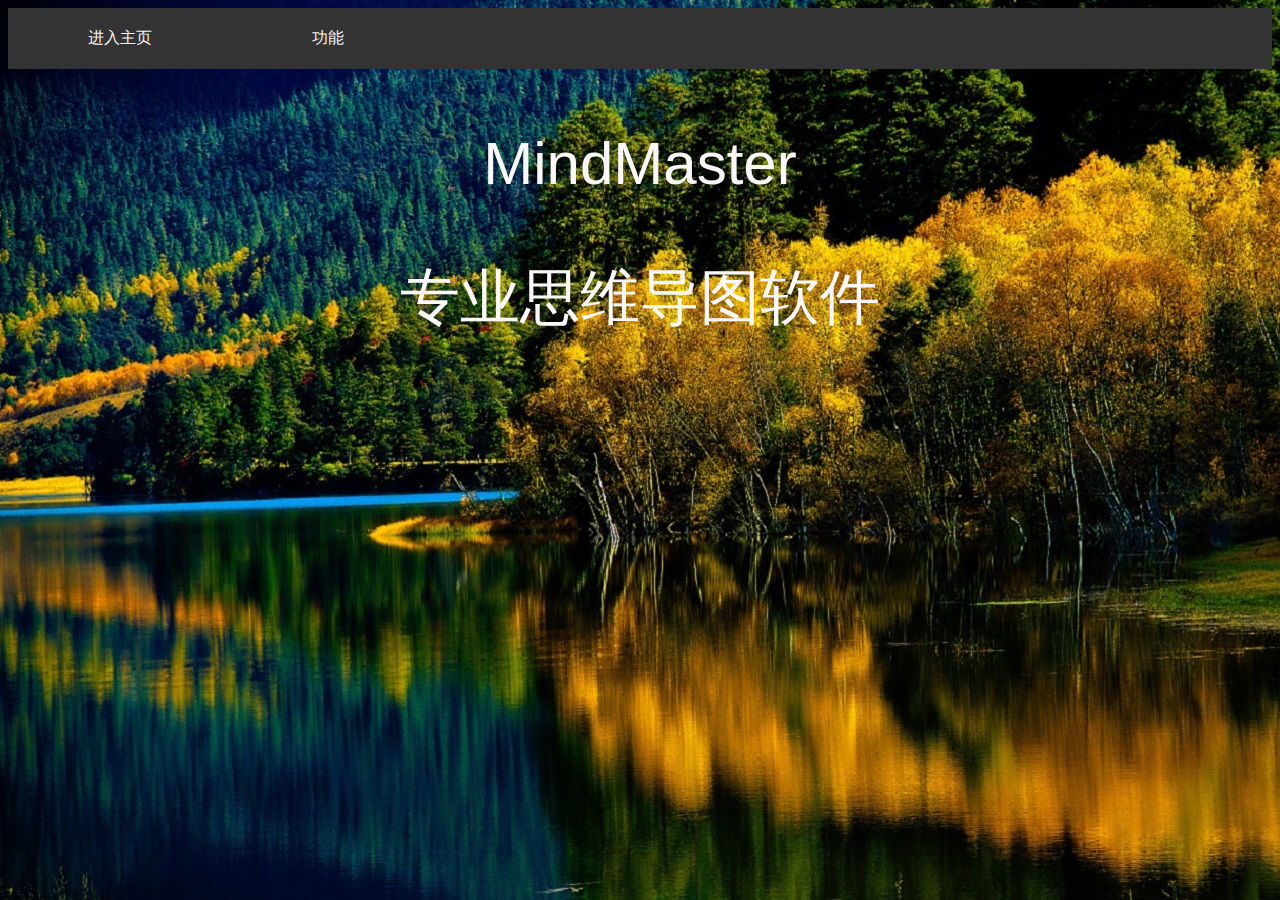
<file: index.html>
<!--
 * @Author: your name
 * @Date: 2022-03-28 16:23:08
 * @LastEditTime: 2022-03-28 21:31:58
 * @LastEditors: Please set LastEditors
 * @Description: 打开koroFileHeader查看配置 进行设置: https://github.com/OBKoro1/koro1FileHeader/wiki/%E9%85%8D%E7%BD%AE
 * @FilePath: \undefinedf:\CSS作业(2)(1)\CSS作业\页面1.html
-->
<!DOCTYPE html>
<html>
  <head>
  <meta charset="UTF-8">
  <title>介绍软件</title>
  <style>
    /* 设置上导航栏的样式 */
.topnav {
  overflow: hidden;
  background-color: #333;
}

/* 设置 topnav 链接的样式 */
.topnav a {
  float: left;
  display: block;
  color: #f2f2f2;
  text-align: center;
  padding: 20px 80px;
  text-decoration: none;
}

/* 改变鼠标悬停时的颜色 */
.topnav a:hover {
  background-color: rgb(68, 129, 86);
  color: black;
}
    </style>
  </head>
  
<body>
  <div class="topnav">
    <a href="页面2.html">进入主页</a>
    <a href="页面3.html">功能</a>
    
    
    <body  background="image/2.jpg" border="0" </body><br>
    <link rel="stylesheet" href="渐入.css"<br>

    </div>
     
    <p style="font-family: 'Franklin Gothic Medium', 'Arial Narrow', Arial, sans-serif;color:rgb(252, 247, 247);font-size:60px;text-align:center;">
      MindMaster
       </p>
    <p style="font-family: 'Franklin Gothic Medium', 'Arial Narrow', Arial, sans-serif;color:rgb(252, 247, 247);font-size:60px;text-align:center;">
      专业思维导图软件 
      </p>

    </body>
</html>
</file>
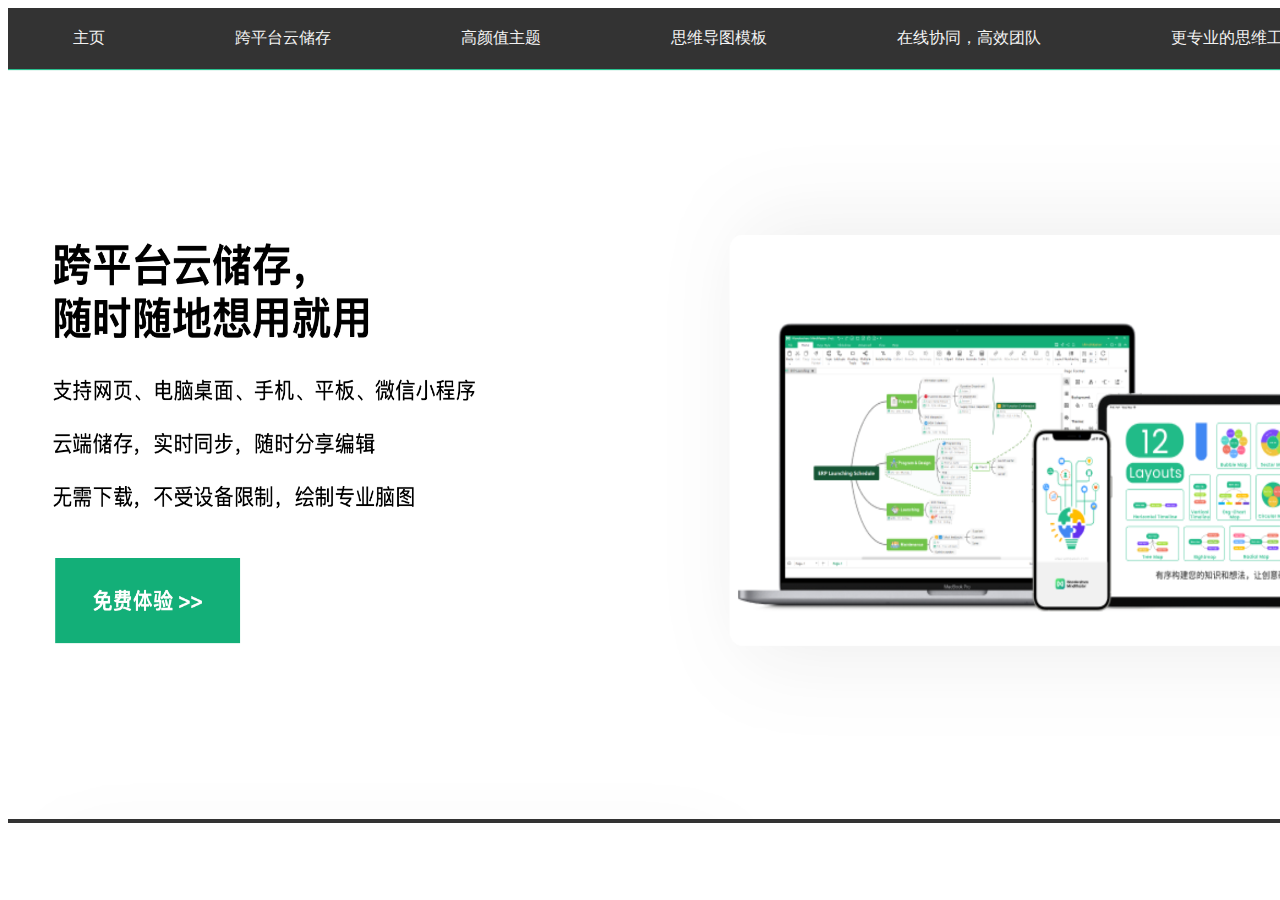
<file: 页面2-1.html>
<!--
 * @Author: your name
 * @Date: 2022-03-28 16:23:08
 * @LastEditTime: 2022-03-28 21:53:31
 * @LastEditors: Please set LastEditors
 * @Description: 打开koroFileHeader查看配置 进行设置: https://github.com/OBKoro1/koro1FileHeader/wiki/%E9%85%8D%E7%BD%AE
 * @FilePath: \undefinedf:\CSS作业(2)(1)\CSS作业\页面2-1.html
-->
<!DOCTYPE html>
<html>
    <meta charset="UTF-8">
<head>
<style>



/* 设置上导航栏的样式 */
.topnav {
  overflow: hidden;
  background-color: #333;
  width: 150%;
}

/* 设置 topnav 链接的样式 */
.topnav a {
  float: left;
  display: block;
  color: #f2f2f2;
  text-align: center;
  padding: 20px 65px;
  text-decoration: none;
 
}

/* 改变鼠标悬停时的颜色 */
.topnav a:hover {
  background-color: rgb(68, 129, 86);
  color: black;
}
</style>
</head>
<body>

    <div class="topnav"; >
      <a href="页面2.html">主页</a>
      <a href="页面2-1.html">跨平台云储存</a>
      <a href="页面2-2.html">高颜值主题</a>
      <a href="页面2-3.html">思维导图模板</a>
      <a href="页面2-4.html">在线协同，高效团队</a>
      <a href="页面2-5.html">更专业的思维工具</a>
        <img src="image2/FY1.jpg" width="1400" height="750">
   
    </body>
</html>
</file>
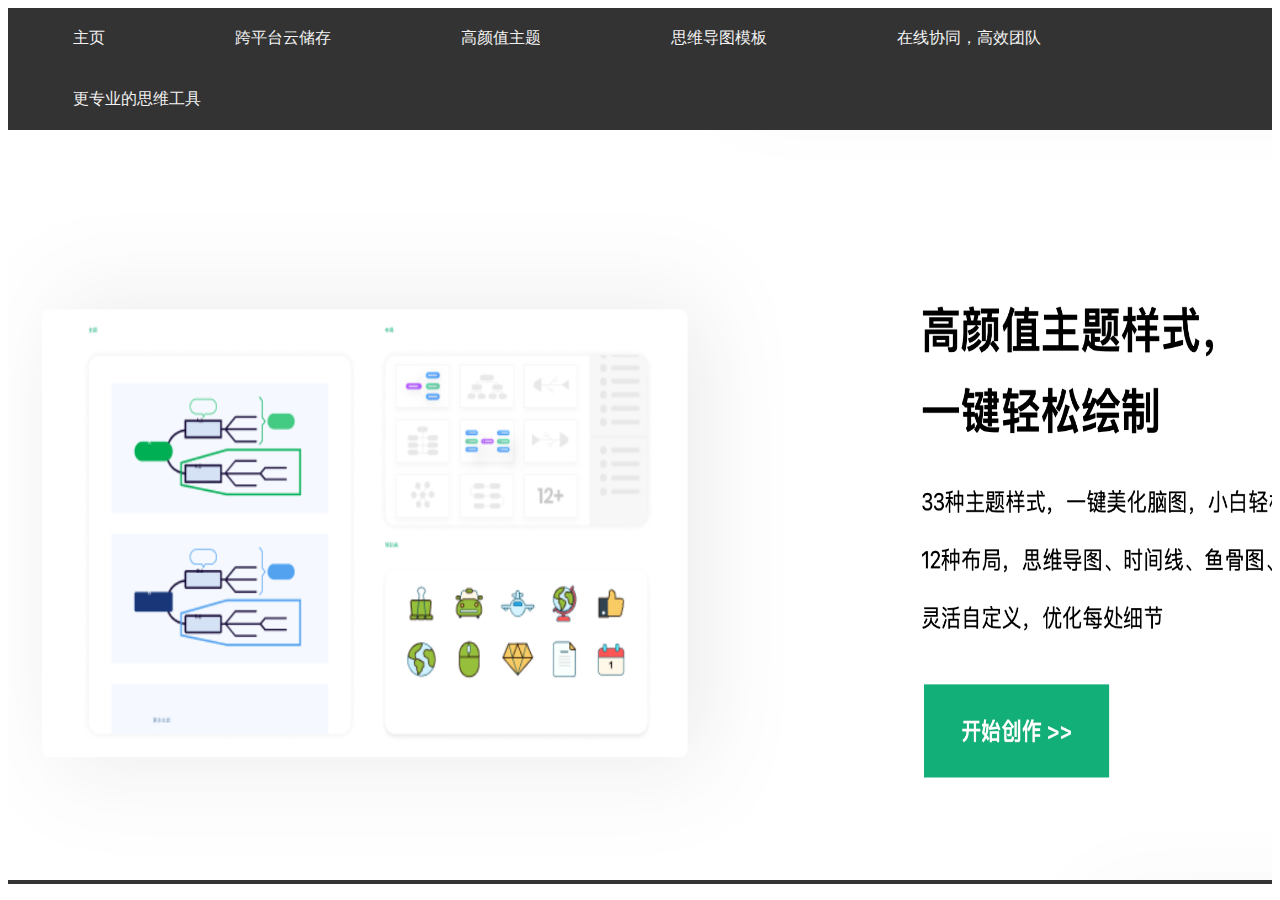
<file: 页面2-2.html>
<!DOCTYPE html>
<html>
    <meta charset="UTF-8">
<head>
<style>



/* 设置上导航栏的样式 */
.topnav {
  overflow: hidden;
  background-color: #333;
}

/* 设置 topnav 链接的样式 */
.topnav a {
  float: left;
  display: block;
  color: #f2f2f2;
  text-align: center;
  padding: 20px 65px;
  text-decoration: none;
}

/* 改变鼠标悬停时的颜色 */
.topnav a:hover {
  background-color: rgb(68, 129, 86);
  color: black;
}
</style>
</head>
<body>

    <div class="topnav">
      <a href="页面2.html">主页</a>
      <a href="页面2-1.html">跨平台云储存</a>
      <a href="页面2-2.html">高颜值主题</a>
      <a href="页面2-3.html">思维导图模板</a>
      <a href="页面2-4.html">在线协同，高效团队</a>
      <a href="页面2-5.html">更专业的思维工具</a>
     
        <img src="image2/FY2.jpg" width="1390" height="750">
   
    </body>
</html>
</file>
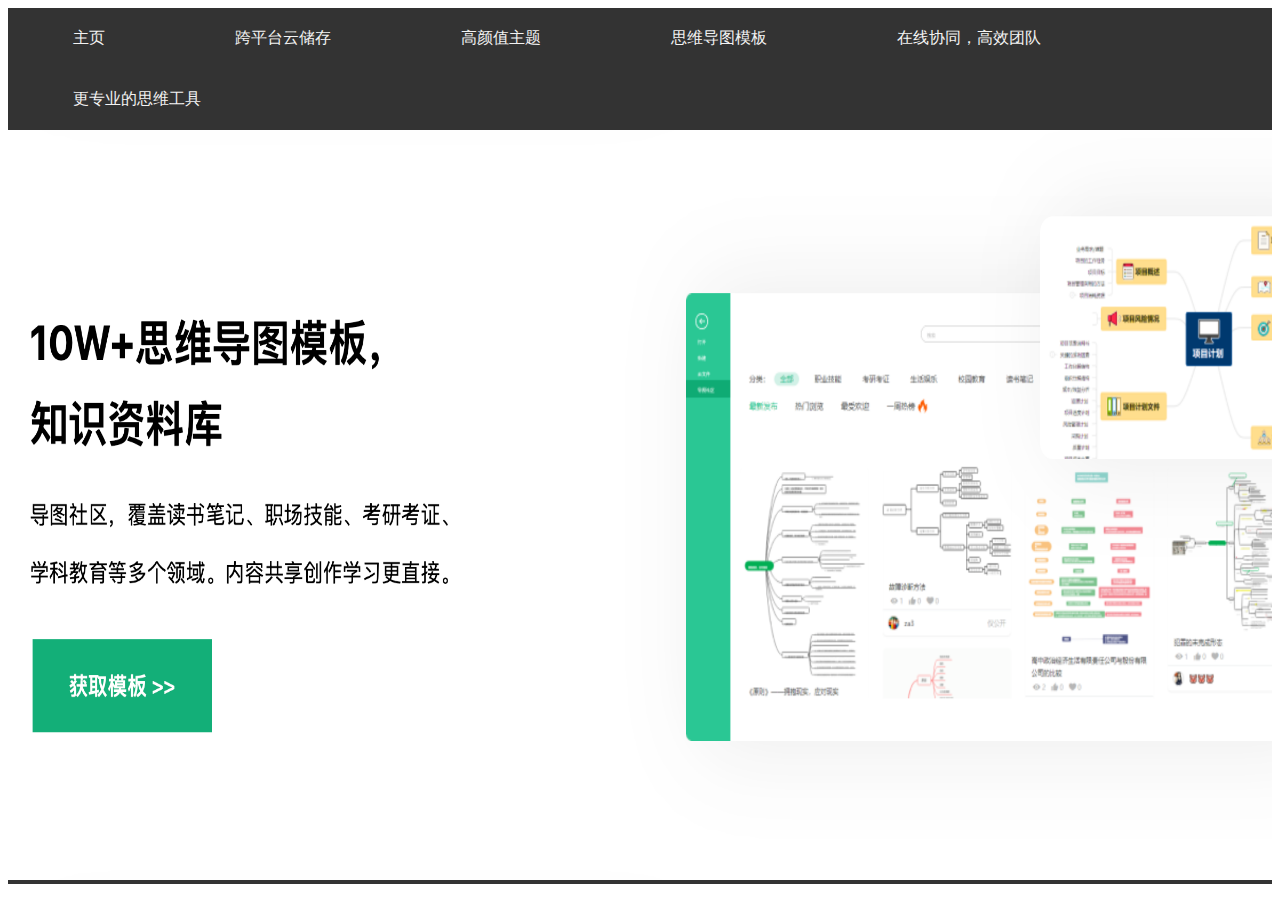
<file: 页面2-3.html>
<!DOCTYPE html>
<html>
    <meta charset="UTF-8">
<head>
<style>



/* 设置上导航栏的样式 */
.topnav {
  overflow: hidden;
  background-color: #333;
}

/* 设置 topnav 链接的样式 */
.topnav a {
  float: left;
  display: block;
  color: #f2f2f2;
  text-align: center;
  padding: 20px 65px;
  text-decoration: none;
}

/* 改变鼠标悬停时的颜色 */
.topnav a:hover {
  background-color: rgb(68, 129, 86);
  color: black;
}
</style>
</head>
<body>

    <div class="topnav">
      <a href="页面2.html">主页</a>
      <a href="页面2-1.html">跨平台云储存</a>
      <a href="页面2-2.html">高颜值主题</a>
      <a href="页面2-3.html">思维导图模板</a>
      <a href="页面2-4.html">在线协同，高效团队</a>
      <a href="页面2-5.html">更专业的思维工具</a>
        <img src="image2/FY3.jpg" width="1390"height="750" >
   
    </body>
</html>
</file>
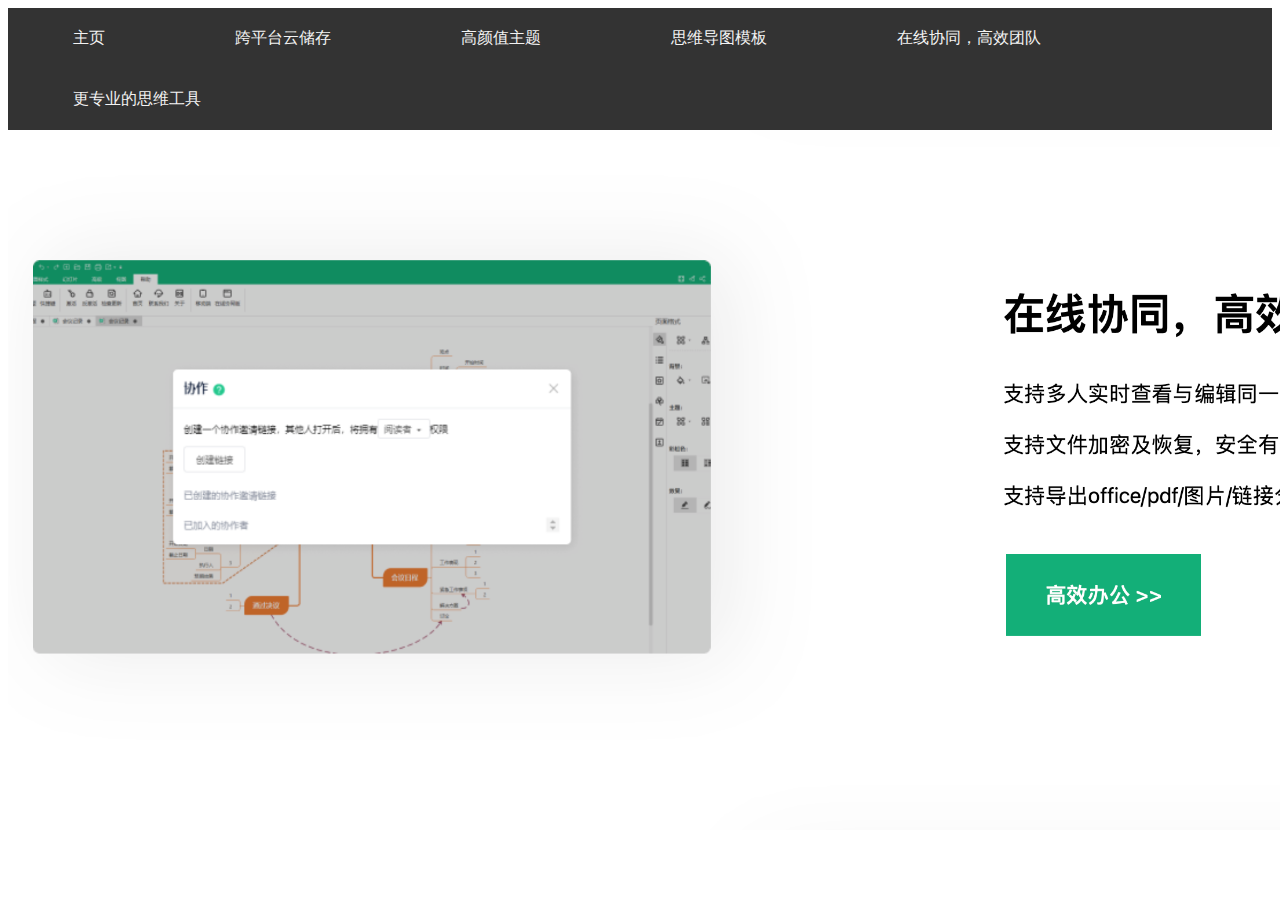
<file: 页面2-4.html>
<!DOCTYPE html>
<html>
    <meta charset="UTF-8">
<head>
<style>



/* 设置上导航栏的样式 */
.topnav {
  overflow: hidden;
  background-color: #333;
}

/* 设置 topnav 链接的样式 */
.topnav a {
  float: left;
  display: block;
  color: #f2f2f2;
  text-align: center;
  padding: 20px 65px;
  text-decoration: none;
}

/* 改变鼠标悬停时的颜色 */
.topnav a:hover {
  background-color: rgb(68, 129, 86);
  color: black;
}
</style>
</head>
<body>

    <div class="topnav">
      <a href="页面2.html">主页</a>
      <a href="页面2-1.html">跨平台云储存</a>
      <a href="页面2-2.html">高颜值主题</a>
      <a href="页面2-3.html">思维导图模板</a>
      <a href="页面2-4.html">在线协同，高效团队</a>
      <a href="页面2-5.html">更专业的思维工具</a>
      </div>
      <div class="aa">
        <img src="image2/FY4.jpg" width="1490"height="700" >
       </div>
    </body>
</html>
</file>
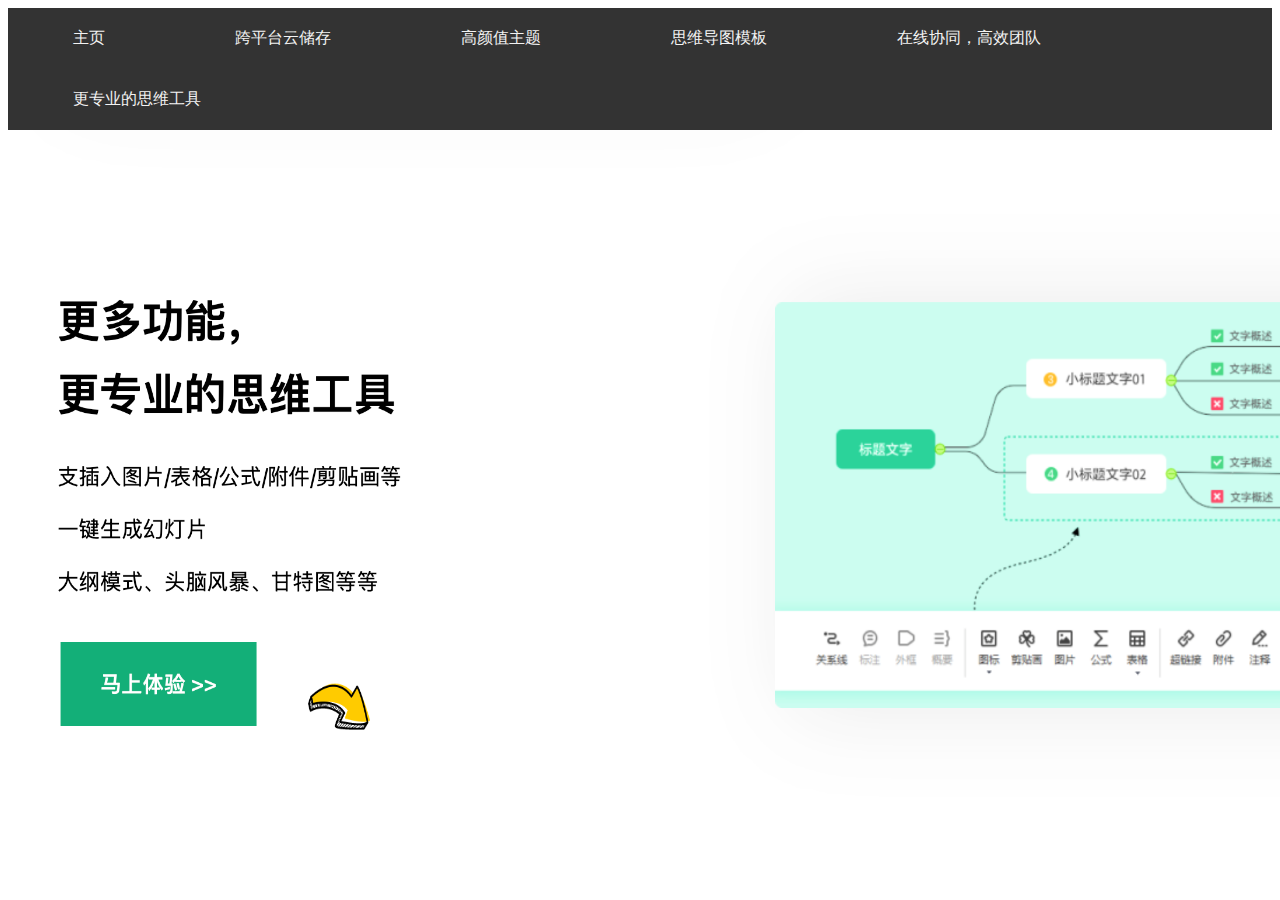
<file: 页面2-5.html>
<!DOCTYPE html>
<html>
    <meta charset="UTF-8">
<head>
<style>



/* 设置上导航栏的样式 */
.topnav {
  overflow: hidden;
  background-color: #333;
}

/* 设置 topnav 链接的样式 */
.topnav a {
  float: left;
  display: block;
  color: #f2f2f2;
  text-align: center;
  padding: 20px 65px;
  text-decoration: none;
}

/* 改变鼠标悬停时的颜色 */
.topnav a:hover {
  background-color: rgb(68, 129, 86);
  color: black;
}
.aa{
    position:absolute;
    z-index: 1;
}
.bb{
    position:absolute;
    z-index: 2;
    left: 300px;
    bottom: 150px;
}
</style>
</head>
<body>

    <div class="topnav">
        <a href="页面2.html">主页</a>
        <a href="页面2-1.html">跨平台云储存</a>
        <a href="页面2-2.html">高颜值主题</a>
        <a href="页面2-3.html">思维导图模板</a>
        <a href="页面2-4.html">在线协同，高效团队</a>
        <a href="页面2-5.html">更专业的思维工具</a>
    </div>
     <div class="aa">
        <img src="image2/FY5.jpg" width="1490"height="700" >
       </div>

        <a href="页面3.html">
            <div class="bb"> 
                <p style=text-align:right> <img border="0" src="image/箭头2.gif"height="70" width="70"  />
            </div>
           
       
    </body>
</html>
</file>
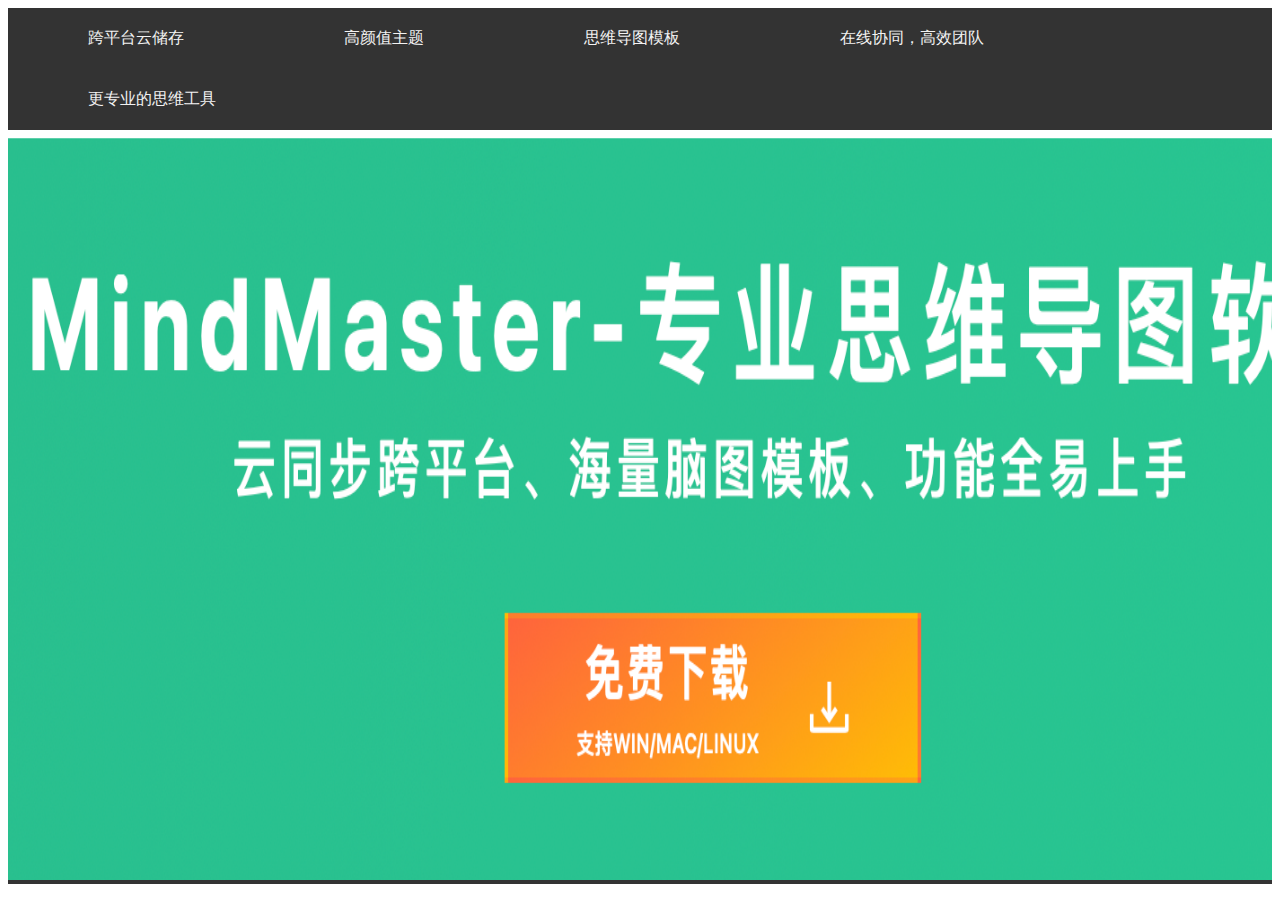
<file: 页面2.html>
<!DOCTYPE html>
<html>
    <meta charset="UTF-8">
<head>
<style>



/* 设置上导航栏的样式 */
.topnav {
  overflow: hidden;
  background-color: #333;
}

/* 设置 topnav 链接的样式 */
.topnav a {
  float: left;
  display: block;
  color: #f2f2f2;
  text-align: center;
  padding: 20px 80px;
  text-decoration: none;
}

/* 改变鼠标悬停时的颜色 */
.topnav a:hover {
  background-color: rgb(68, 129, 86);
  color: black;
}
</style>
</head>
<body>

    <div class="topnav">
        <a href="页面2-1.html">跨平台云储存</a>
        <a href="页面2-2.html">高颜值主题</a>
        <a href="页面2-3.html">思维导图模板</a>
        <a href="页面2-4.html">在线协同，高效团队</a>
        <a href="页面2-5.html">更专业的思维工具</a>
        <img src="image2/Z.png" height="750"width="1390" >
      </div>
</file>
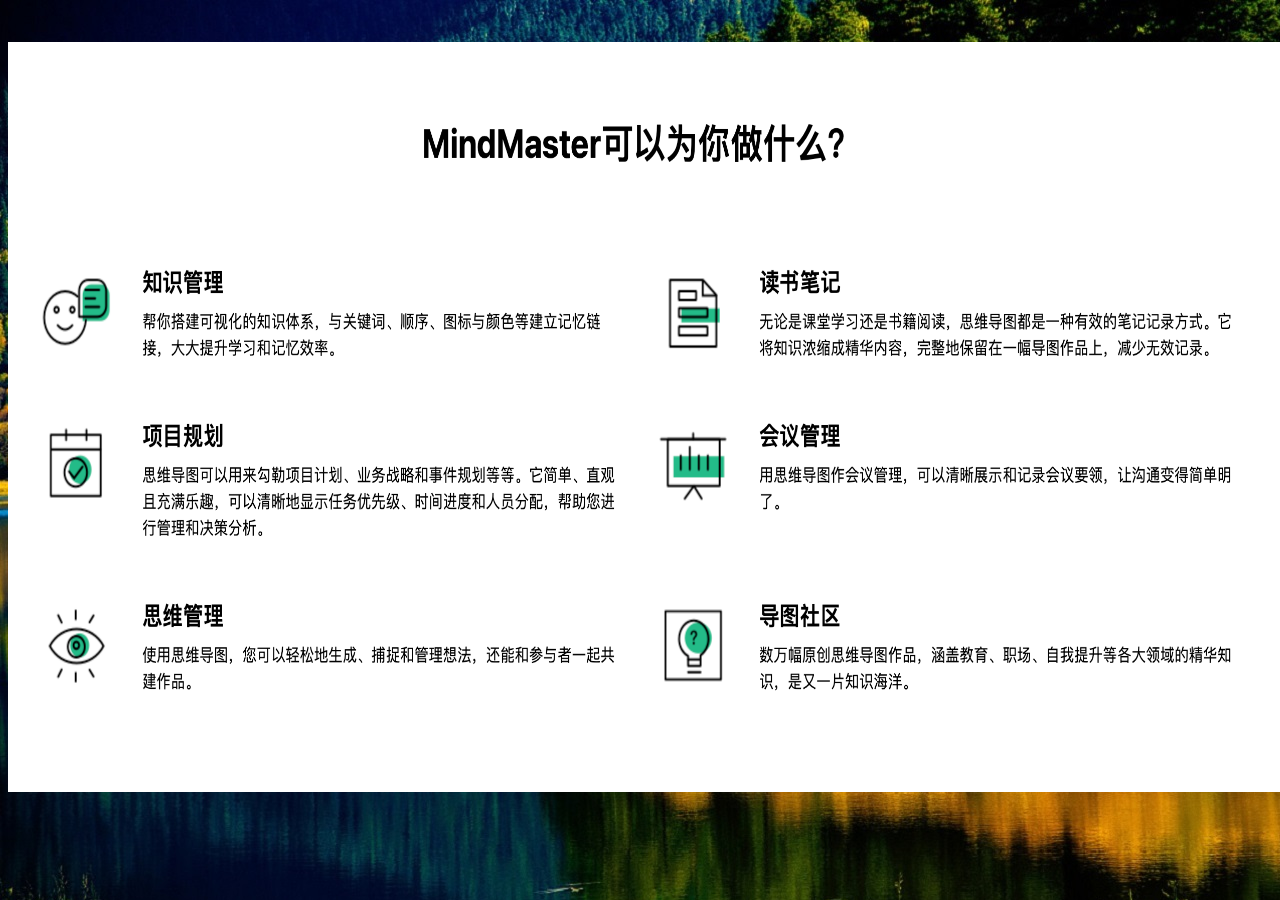
<file: 页面3.html>
<!DOCTYPE html>
<html>
  <head>
  <meta charset="UTF-8">
  <title>介绍软件</title>
  </head>
  
<body>
    
    <body  background="image/2.jpg" </body><br>
    <link rel="stylesheet" href="渐入.css"<br>
       </p> <p style=text-align:center> <img border="0" src="image2/ZJ.jpg"height="750" width="1300"  />
    </body>
</html>
</file>
<file: 渐入.css>
body {

    animation: fadeInAnimation ease 3s;
    
    animation-iteration-count: 1; /*设置动画播放次数*/
    
    animation-fill-mode: forwards; /*设置样式以在动画不播放时应用元素。forward是设置动画结束后，使用元素的结束属性值*/
    
    }
    
    @keyframes fadeInAnimation {
    
    0% {
    
    opacity: 0; /*设置不透明度*/
    
    }
    
    100% {
    
    opacity: 1;
    
    }
    
    }
</file>
